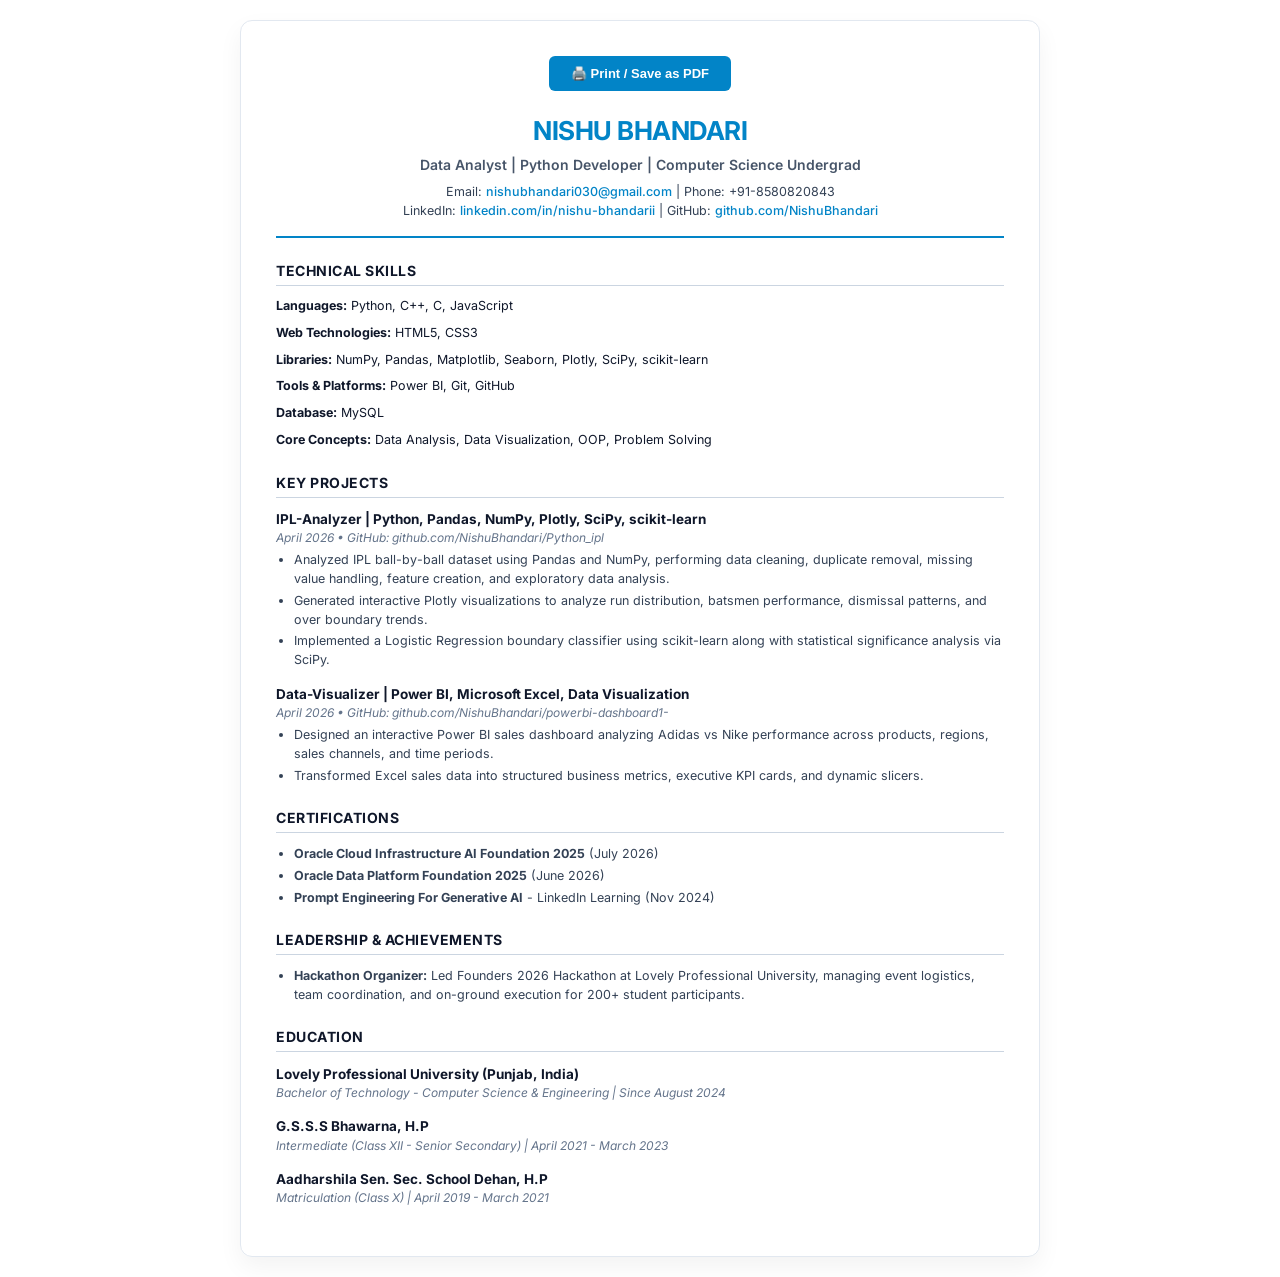
<file: Nishu_Bhandari_Resume.html>
<!DOCTYPE html>
<html lang="en">
<head>
  <meta charset="UTF-8">
  <meta name="viewport" content="width=device-width, initial-scale=1.0">
  <title>Nishu Bhandari - Curriculum Vitae</title>
  <style>
    @import url('https://fonts.googleapis.com/css2?family=Inter:wght@400;500;600;700&display=swap');
    
    * { box-sizing: border-box; }
    body {
      font-family: 'Inter', -apple-system, BlinkMacSystemFont, sans-serif;
      line-height: 1.5;
      color: #0f172a;
      background-color: #ffffff;
      max-width: 800px;
      margin: 20px auto;
      padding: 35px;
      border: 1px solid #e2e8f0;
      border-radius: 12px;
      box-shadow: 0 10px 25px rgba(0, 0, 0, 0.05);
    }
    
    .header { text-align: center; border-bottom: 2px solid #0284c7; padding-bottom: 15px; margin-bottom: 20px; }
    h1 { color: #0284c7; margin: 0 0 4px 0; font-size: 26px; font-weight: 700; letter-spacing: -0.5px; }
    .title { font-size: 14px; font-weight: 600; color: #475569; margin-bottom: 8px; }
    .contact { font-size: 12.5px; color: #334155; }
    .contact a { color: #0284c7; text-decoration: none; font-weight: 500; }
    
    h2 { color: #0f172a; border-bottom: 1.5px solid #cbd5e1; padding-bottom: 4px; font-size: 14px; margin-top: 22px; text-transform: uppercase; letter-spacing: 0.5px; font-weight: 700; }
    
    .skills-grid { display: grid; grid-template-cols: 1fr 1fr; gap: 8px; font-size: 12.5px; }
    .item { margin-bottom: 14px; }
    .item-title { font-weight: 700; font-size: 13.5px; color: #0f172a; }
    .item-sub { font-style: italic; font-size: 12px; color: #64748b; margin-bottom: 4px; }
    ul { margin: 4px 0 0 0; padding-left: 18px; font-size: 12.5px; color: #334155; }
    li { margin-bottom: 3px; }
    
    .print-actions { text-align: center; margin-bottom: 20px; }
    .print-btn {
      background: #0284c7;
      color: white;
      border: none;
      padding: 10px 22px;
      border-radius: 6px;
      cursor: pointer;
      font-weight: 600;
      font-size: 13px;
      display: inline-flex;
      align-items: center;
      gap: 6px;
    }
    
    @media print {
      body { border: none; box-shadow: none; padding: 0; margin: 0; }
      .print-actions { display: none; }
    }
  </style>
</head>
<body>

  <div class="print-actions">
    <button class="print-btn" onclick="window.print()">🖨️ Print / Save as PDF</button>
  </div>

  <div class="header">
    <h1>NISHU BHANDARI</h1>
    <div class="title">Data Analyst | Python Developer | Computer Science Undergrad</div>
    <div class="contact">
      Email: <a href="mailto:nishubhandari030@gmail.com">nishubhandari030@gmail.com</a> | Phone: +91-8580820843<br/>
      LinkedIn: <a href="https://linkedin.com/in/nishu-bhandarii" target="_blank">linkedin.com/in/nishu-bhandarii</a> | GitHub: <a href="https://github.com/NishuBhandari" target="_blank">github.com/NishuBhandari</a>
    </div>
  </div>

  <h2>Technical Skills</h2>
  <div class="skills-grid">
    <div><strong>Languages:</strong> Python, C++, C, JavaScript</div>
    <div><strong>Web Technologies:</strong> HTML5, CSS3</div>
    <div><strong>Libraries:</strong> NumPy, Pandas, Matplotlib, Seaborn, Plotly, SciPy, scikit-learn</div>
    <div><strong>Tools & Platforms:</strong> Power BI, Git, GitHub</div>
    <div><strong>Database:</strong> MySQL</div>
    <div><strong>Core Concepts:</strong> Data Analysis, Data Visualization, OOP, Problem Solving</div>
  </div>

  <h2>Key Projects</h2>
  <div class="item">
    <div class="item-title">IPL-Analyzer | Python, Pandas, NumPy, Plotly, SciPy, scikit-learn</div>
    <div class="item-sub">April 2026 • GitHub: github.com/NishuBhandari/Python_ipl</div>
    <ul>
      <li>Analyzed IPL ball-by-ball dataset using Pandas and NumPy, performing data cleaning, duplicate removal, missing value handling, feature creation, and exploratory data analysis.</li>
      <li>Generated interactive Plotly visualizations to analyze run distribution, batsmen performance, dismissal patterns, and over boundary trends.</li>
      <li>Implemented a Logistic Regression boundary classifier using scikit-learn along with statistical significance analysis via SciPy.</li>
    </ul>
  </div>

  <div class="item">
    <div class="item-title">Data-Visualizer | Power BI, Microsoft Excel, Data Visualization</div>
    <div class="item-sub">April 2026 • GitHub: github.com/NishuBhandari/powerbi-dashboard1-</div>
    <ul>
      <li>Designed an interactive Power BI sales dashboard analyzing Adidas vs Nike performance across products, regions, sales channels, and time periods.</li>
      <li>Transformed Excel sales data into structured business metrics, executive KPI cards, and dynamic slicers.</li>
    </ul>
  </div>

  <h2>Certifications</h2>
  <ul>
    <li><strong>Oracle Cloud Infrastructure AI Foundation 2025</strong> (July 2026)</li>
    <li><strong>Oracle Data Platform Foundation 2025</strong> (June 2026)</li>
    <li><strong>Prompt Engineering For Generative AI</strong> - LinkedIn Learning (Nov 2024)</li>
  </ul>

  <h2>Leadership & Achievements</h2>
  <ul>
    <li><strong>Hackathon Organizer:</strong> Led Founders 2026 Hackathon at Lovely Professional University, managing event logistics, team coordination, and on-ground execution for 200+ student participants.</li>
  </ul>

  <h2>Education</h2>
  <div class="item">
    <div class="item-title">Lovely Professional University (Punjab, India)</div>
    <div class="item-sub">Bachelor of Technology - Computer Science & Engineering | Since August 2024</div>
  </div>
  <div class="item">
    <div class="item-title">G.S.S.S Bhawarna, H.P</div>
    <div class="item-sub">Intermediate (Class XII - Senior Secondary) | April 2021 - March 2023</div>
  </div>
  <div class="item">
    <div class="item-title">Aadharshila Sen. Sec. School Dehan, H.P</div>
    <div class="item-sub">Matriculation (Class X) | April 2019 - March 2021</div>
  </div>

</body>
</html>
</file>
